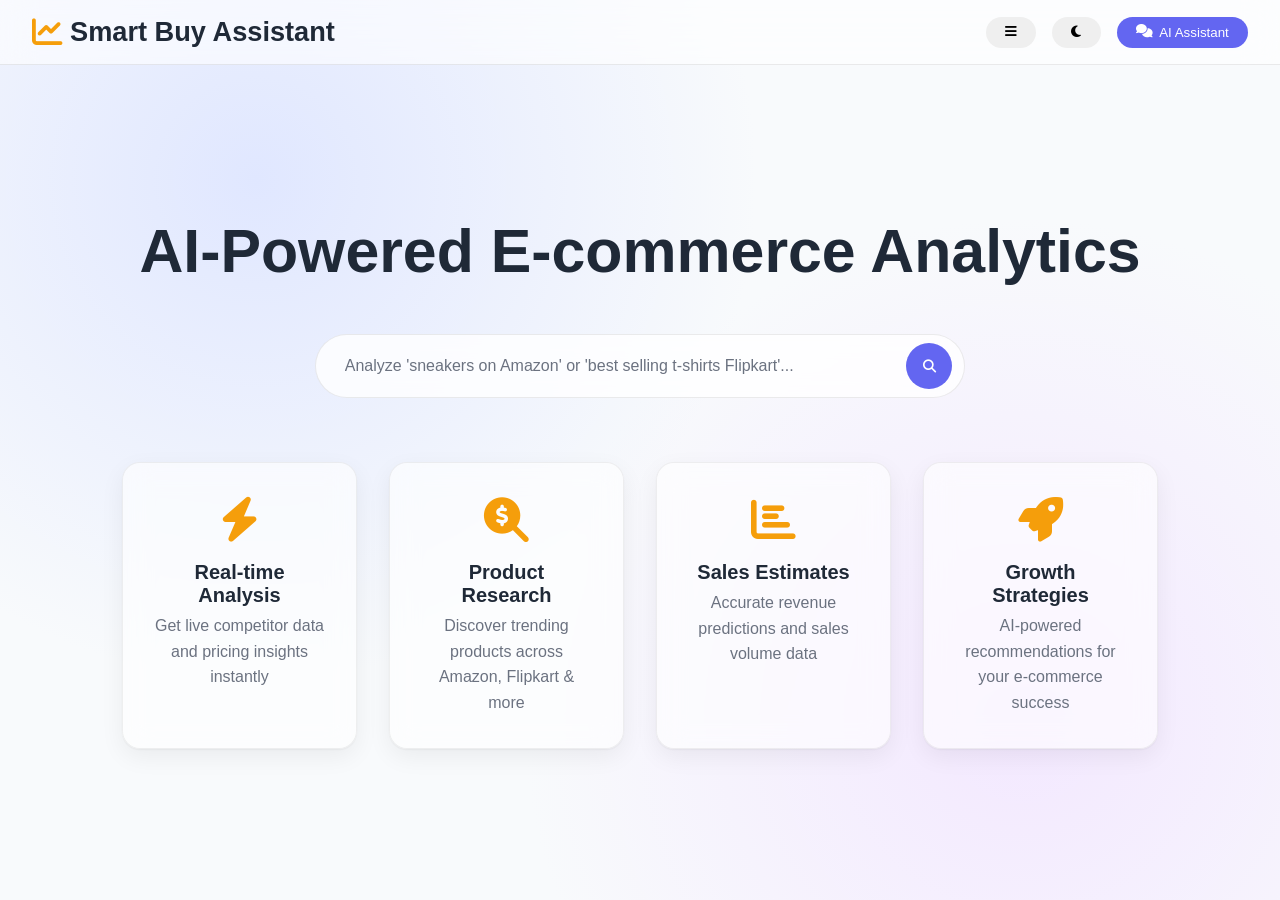
<file: index.html>
<!DOCTYPE html>
<html lang="en">
<head>
    <meta charset="UTF-8">
    <meta name="viewport" content="width=device-width, initial-scale=1.0">
    <title>Smart Buy Assistant</title>
    <link href="https://cdnjs.cloudflare.com/ajax/libs/font-awesome/6.4.0/css/all.min.css" rel="stylesheet">
    <link rel="stylesheet" href="style.css">
</head>

<body>

    <!-- SIDEBAR -->
    <aside class="sidebar" id="sidebar">
        <div class="sidebar-logo">
            <i class="fas fa-store"></i>
            Dashboard
        </div>

        <ul class="sidebar-menu">
            <li><i class="fas fa-home"></i> Home</li>
            <li><i class="fas fa-chart-line"></i> Analytics</li>
            <li><i class="fas fa-box"></i> Products</li>
            <li><i class="fas fa-user"></i> Profile</li>
        </ul>
    </aside>

    <!-- BACKGROUND -->
    <div class="bg-glow glow1"></div>
    <div class="bg-glow glow2"></div>

    <!-- HEADER -->
    <header class="header">
        <div class="logo">
            <i class="fas fa-chart-line"></i>
            Smart Buy Assistant
        </div>

        <div class="header-actions">
            <!-- Sidebar Toggle -->
            <button class="btn" onclick="toggleSidebar()">
                <i class="fas fa-bars"></i>
            </button>

            <!-- Theme Toggle -->
            <button class="btn" onclick="toggleTheme()" id="themeToggle">
                <i class="fas fa-moon"></i>
            </button>

            <!-- AI Button -->
            <button class="btn btn-primary" onclick="toggleChat()">
                <i class="fas fa-comments"></i>
                AI Assistant
            </button>
        </div>
    </header>

    <!-- MAIN -->
    <main class="main-content">
        <div class="hero-section">
            <h1 class="hero-title">AI-Powered E-commerce Analytics</h1>
        </div>

        <div class="search-container">
            <input 
                type="text" 
                class="search-input" 
                placeholder="Analyze 'sneakers on Amazon' or 'best selling t-shirts Flipkart'..."
                id="searchInput"
                onkeypress="handleKeyPress(event)"
            >
            <button class="search-btn" onclick="performSearch()">
                <i class="fas fa-search"></i>
            </button>
        </div>

        <div class="features">
            <div class="feature-card">
                <div class="feature-icon">
                    <i class="fas fa-bolt"></i>
                </div>
                <div class="feature-title">Real-time Analysis</div>
                <div class="feature-desc">Get live competitor data and pricing insights instantly</div>
            </div>

            <div class="feature-card">
                <div class="feature-icon">
                    <i class="fas fa-search-dollar"></i>
                </div>
                <div class="feature-title">Product Research</div>
                <div class="feature-desc">Discover trending products across Amazon, Flipkart & more</div>
            </div>

            <div class="feature-card">
                <div class="feature-icon">
                    <i class="fas fa-chart-bar"></i>
                </div>
                <div class="feature-title">Sales Estimates</div>
                <div class="feature-desc">Accurate revenue predictions and sales volume data</div>
            </div>

            <div class="feature-card">
                <div class="feature-icon">
                    <i class="fas fa-rocket"></i>
                </div>
                <div class="feature-title">Growth Strategies</div>
                <div class="feature-desc">AI-powered recommendations for your e-commerce success</div>
            </div>
        </div>
    </main>

    <!-- JS -->
    <script>
function toggleSidebar(){
    const sidebar = document.getElementById("sidebar");
    sidebar.classList.toggle("active");
    document.body.classList.toggle("sidebar-open");
}

function toggleTheme(){
    document.body.classList.toggle("dark");

    const icon = document.querySelector("#themeToggle i");
    icon.classList.toggle("fa-moon");
    icon.classList.toggle("fa-sun");
}

function toggleChat(){
    alert("AI Assistant coming soon 🚀");
}

/* ✅ FIXED OUTSIDE CLICK LOGIC */
document.addEventListener("click", function(e){
    const sidebar = document.getElementById("sidebar");
    const menuBtn = document.querySelector(".fa-bars");

    if(
        sidebar.classList.contains("active") &&
        !sidebar.contains(e.target) &&
        !menuBtn.contains(e.target)   // 👈 ONLY ignore sidebar button
    ){
        sidebar.classList.remove("active");
        document.body.classList.remove("sidebar-open");
    }
});

/* close on menu click */
document.querySelectorAll(".sidebar-menu li").forEach(item=>{
    item.addEventListener("click", ()=>{
        document.getElementById("sidebar").classList.remove("active");
        document.body.classList.remove("sidebar-open");
    });
});
</script>
</body>
</html>
</file>
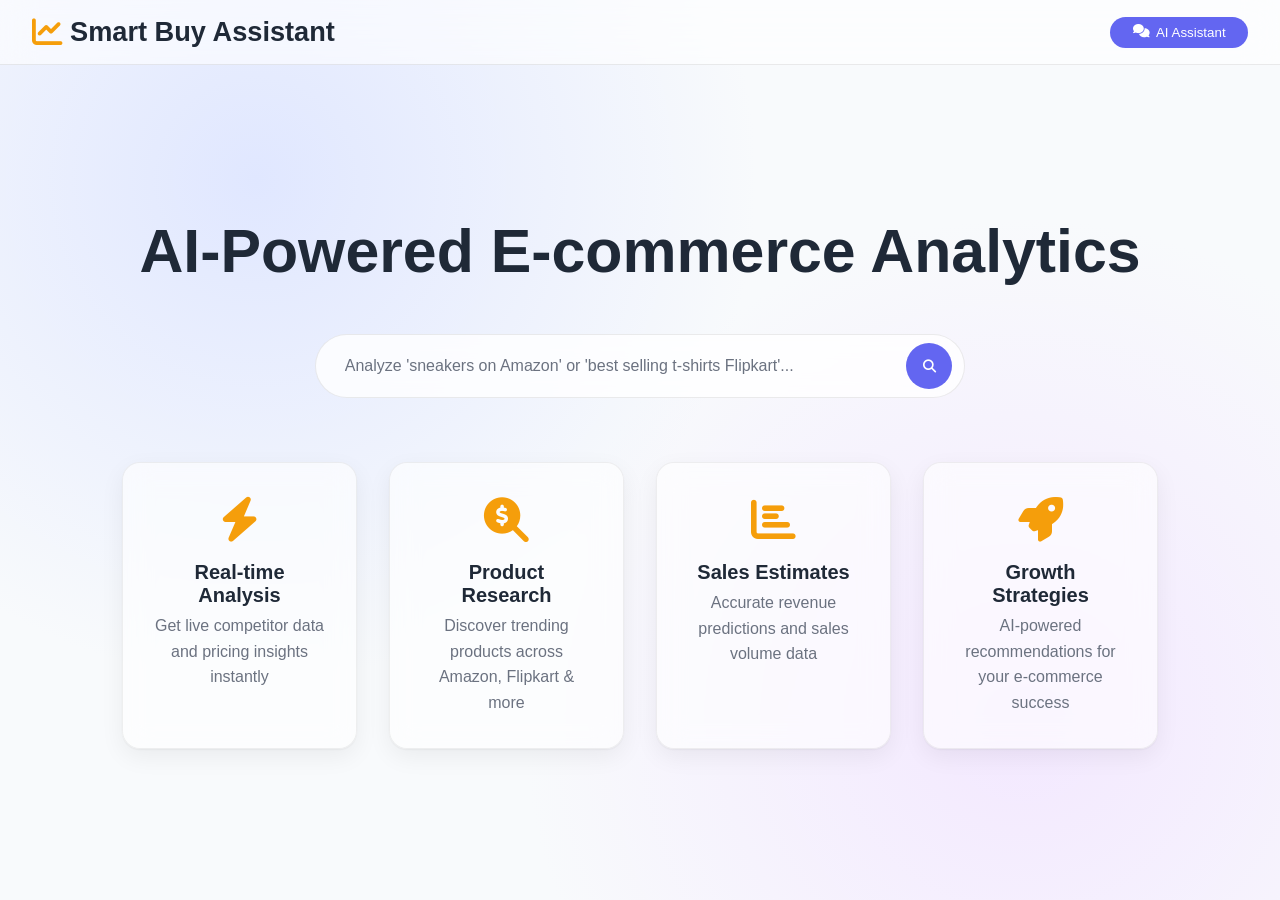
<file: UI/index.html>
<!DOCTYPE html>
<html lang="en">
<head>
    <meta charset="UTF-8">
    <meta name="viewport" content="width=device-width, initial-scale=1.0">
    <title>Smart Buy Assistant</title>
    <link href="https://cdnjs.cloudflare.com/ajax/libs/font-awesome/6.4.0/css/all.min.css" rel="stylesheet">
    <link rel="stylesheet" href="style.css">
</head>
<body>
    <div class="bg-glow glow1"></div>
    <div class="bg-glow glow2"></div>
    <header class="header">
        <div class="logo">
            <i class="fas fa-chart-line"></i>
            Smart Buy Assistant
        </div>
        <div class="header-actions">
            <button class="btn btn-primary" onclick="toggleChat()">
                <i class="fas fa-comments"></i>
                AI Assistant
            </button>
        </div>
    </header>

    <main class="main-content">
        <div class="hero-section">
            <h1 class="hero-title">AI-Powered E-commerce Analytics</h1>
        </div>

        <div class="search-container">
            <input 
                type="text" 
                class="search-input" 
                placeholder="Analyze 'sneakers on Amazon' or 'best selling t-shirts Flipkart'..."
                id="searchInput"
                onkeypress="handleKeyPress(event)"
            >
            <button class="search-btn" onclick="performSearch()">
                <i class="fas fa-search"></i>
            </button>
        </div>

        <div class="features">
            <div class="feature-card">
                <div class="feature-icon">
                    <i class="fas fa-bolt"></i>
                </div>
                <div class="feature-title">Real-time Analysis</div>
                <div class="feature-desc">Get live competitor data and pricing insights instantly</div>
            </div>
            <div class="feature-card">
                <div class="feature-icon">
                    <i class="fas fa-search-dollar"></i>
                </div>
                <div class="feature-title">Product Research</div>
                <div class="feature-desc">Discover trending products across Amazon, Flipkart & more</div>
            </div>
            <div class="feature-card">
                <div class="feature-icon">
                    <i class="fas fa-chart-bar"></i>
                </div>
                <div class="feature-title">Sales Estimates</div>
                <div class="feature-desc">Accurate revenue predictions and sales volume data</div>
            </div>
            <div class="feature-card">
                <div class="feature-icon">
                    <i class="fas fa-rocket"></i>
                </div>
                <div class="feature-title">Growth Strategies</div>
                <div class="feature-desc">AI-powered recommendations for your e-commerce success</div>
            </div>
        </div>
    </main>
</body>
</html>
</file>
<file: style.css>
:root{
    --accent:#6366f1;
    --accent-light:#818cf8;
    --gold:#f59e0b;
    --glass:rgba(255,255,255,0.6);
    --glass-strong:rgba(255,255,255,0.8);
    --border:rgba(0,0,0,0.08);
    --text:#1f2937;
    --text-light:#6b7280;
    --radius:18px;
}

*{
    margin:0;
    padding:0;
    box-sizing:border-box;
}

body{
    font-family:-apple-system,BlinkMacSystemFont,'Segoe UI',Roboto,sans-serif;
    min-height:100vh;
    display:flex;
    flex-direction:column;
    transition:background 0.3s ease, color 0.3s ease;
    background:
    radial-gradient(circle at 20% 20%, #e0e7ff 0%, transparent 40%),
    radial-gradient(circle at 80% 80%, #f3e8ff 0%, transparent 40%),
    #f8fafc;
}

/* 🌙 DARK MODE */
body.dark{
    --glass:rgba(30,30,30,0.6);
    --glass-strong:rgba(30,30,30,0.85);
    --border:rgba(255,255,255,0.08);
    --text:#f9fafb;
    --text-light:#9ca3af;
    background:#0f172a;
}

/* HEADER */
.header{
    background:var(--glass);
    backdrop-filter:blur(16px);
    padding:1rem 2rem;
    display:flex;
    justify-content:space-between;
    align-items:center;
    border-bottom:1px solid var(--border);
    z-index:10;
}

.logo{
    font-size:1.7rem;
    font-weight:700;
    display:flex;
    align-items:center;
    gap:.5rem;
    color:var(--text);
}

.logo i{
    font-size:1.9rem;
    color:var(--gold);
}

.header-actions{
    display:flex;
    gap:1rem;
}

/* BUTTONS */
.btn{
    padding:.5rem 1.2rem;
    border:none;
    border-radius:30px;
    font-weight:500;
    cursor:pointer;
    display:flex;
    align-items:center;
    gap:.4rem;
    transition:.25s ease;
}

.btn:active{
    transform:scale(0.95);
}

.btn-primary{
    background:var(--accent);
    color:white;
}

.btn-primary:hover{
    background:var(--accent-light);
    transform:translateY(-2px);
}

/* MAIN */
.main-content{
    flex:1;
    display:flex;
    flex-direction:column;
    align-items:center;
    justify-content:center;
    padding:2rem;
    max-width:1100px;
    margin:auto;
    width:100%;
    transition:margin-left 0.3s ease;
}

/* shift when sidebar opens */
.main-content.shift{
    margin-left:260px;
}

/* HERO */
.hero-section{
    text-align:center;
    margin-bottom:3rem;
}

.hero-title{
    font-size:clamp(2.5rem,5vw,3.8rem);
    font-weight:600;
    color:var(--text);
}

/* SEARCH */
.search-container{
    position:relative;
    max-width:650px;
    width:100%;
}

.search-input{
    width:100%;
    height:64px;
    padding:1.2rem 5rem 1.2rem 1.8rem;
    border:1px solid var(--border);
    border-radius:40px;
    background:var(--glass-strong);
    backdrop-filter:blur(10px);
    color:var(--text);
    font-size:1rem;
    outline:none;
    transition:.25s;
}

.search-input::placeholder{
    color:var(--text-light);
}

.search-input:focus{
    border-color:var(--accent);
    box-shadow:0 0 0 3px rgba(99,102,241,0.15);
}

.search-btn{
    position:absolute;
    right:.8rem;
    top:50%;
    transform:translateY(-50%);
    background:var(--accent);
    border:none;
    border-radius:50%;
    width:46px;
    height:46px;
    cursor:pointer;
    display:flex;
    align-items:center;
    justify-content:center;
    transition:.25s ease;
}

.search-btn:hover{
    transform:translateY(-50%) scale(1.08);
    background:var(--accent-light);
}

.search-btn i{
    color:white;
}

/* FEATURES */
.features{
    display:grid;
    grid-template-columns:repeat(auto-fit,minmax(235px,1fr));
    gap:2rem;
    margin-top:4rem;
    width:100%;
}

.feature-card{
    background:rgba(255,255,255,0.6);
    backdrop-filter:blur(14px);
    border-radius:18px;
    padding:2rem;
    text-align:center;
    border:1px solid rgba(0,0,0,0.06);
    transition:all .25s ease;
    box-shadow:
    0 1px 2px rgba(0,0,0,0.05),
    0 8px 24px rgba(0,0,0,0.06);
}

.feature-card:hover{
    transform:translateY(-6px);
    box-shadow:
    0 4px 12px rgba(0,0,0,0.08),
    0 20px 40px rgba(0,0,0,0.12);
}

.feature-icon{
    font-size:2.8rem;
    color:#f59e0b;
    margin-bottom:.9rem;
    transition:transform .25s ease;
}

.feature-card:hover .feature-icon{
    transform:scale(1.08);
}

.feature-title{
    font-size:1.25rem;
    font-weight:600;
    margin-bottom:.4rem;
    color:var(--text);
}

.feature-desc{
    color:var(--text-light);
    line-height:1.6;
}

/* 📌 SIDEBAR */
.sidebar{
    position:fixed;
    top:0;
    left:-260px;
    width:260px;
    height:100vh;
    background:var(--glass);
    backdrop-filter:blur(16px);
    border-right:1px solid var(--border);
    padding:1.5rem;
    transition:all 0.3s ease;
    z-index:9999;
}

.sidebar.active{
    left:0;
}

.sidebar-logo{
    font-size:1.5rem;
    font-weight:600;
    margin-bottom:2rem;
    color:var(--text);
}

.sidebar-menu{
    list-style:none;
}

.sidebar-menu li{
    padding:0.8rem 0;
    cursor:pointer;
    display:flex;
    gap:10px;
    align-items:center;
    color:var(--text);
    transition:0.2s;
}

.sidebar-menu li:hover{
    color:var(--accent);
}

/* overlay when sidebar open */
body.sidebar-open::after{
    content:'';
    position:fixed;
    inset:0;
    background:rgba(0,0,0,0.3);
    z-index:999;
}
</file>
<file: UI/style.css>
:root{
    --accent:#6366f1;
    --accent-light:#818cf8;
    --gold:#f59e0b;
    --glass:rgba(255,255,255,0.6);
    --glass-strong:rgba(255,255,255,0.8);
    --border:rgba(0,0,0,0.08);
    --text:#1f2937;
    --text-light:#6b7280;
    --radius:18px;
}

*{
    margin:0;
    padding:0;
    box-sizing:border-box;
}

body{
    font-family:-apple-system,BlinkMacSystemFont,'Segoe UI',Roboto,sans-serif;
    min-height:100vh;
    display:flex;
    flex-direction:column;
    background:
    radial-gradient(circle at 20% 20%, #e0e7ff 0%, transparent 40%),
    radial-gradient(circle at 80% 80%, #f3e8ff 0%, transparent 40%),
    #f8fafc;
}

.header{
    background:var(--glass);
    backdrop-filter:blur(16px);
    padding:1rem 2rem;
    display:flex;
    justify-content:space-between;
    align-items:center;
    border-bottom:1px solid var(--border);
}

.logo{
    font-size:1.7rem;
    font-weight:700;
    display:flex;
    align-items:center;
    gap:.5rem;
    color:var(--text);
}

.logo i{
    font-size:1.9rem;
    color:var(--gold);
}

.header-actions{
    display:flex;
    gap:1rem;
}

.btn{
    padding:.5rem 1.4rem;
    border:none;
    border-radius:30px;
    font-weight:500;
    cursor:pointer;
    display:flex;
    align-items:center;
    gap:.4rem;
    transition:.25s ease;
}

.btn-primary{
    background:var(--accent);
    color:white;
}

.btn-primary:hover{
    background:var(--accent-light);
    transform:translateY(-2px);
}

.main-content{
    flex:1;
    display:flex;
    flex-direction:column;
    align-items:center;
    justify-content:center;
    padding:2rem;
    max-width:1100px;
    margin:auto;
    width:100%;
}

.hero-section{
    text-align:center;
    margin-bottom:3rem;
}

.hero-title{
    font-size:clamp(2.5rem,5vw,3.8rem);
    font-weight:600;
    color:var(--text);
}

.search-container{
    position:relative;
    max-width:650px;
    width:100%;
}

.search-input{
    width:100%;
    height:64px;
    padding:1.2rem 5rem 1.2rem 1.8rem;
    border:1px solid var(--border);
    border-radius:40px;
    background:var(--glass-strong);
    backdrop-filter:blur(10px);
    color:var(--text);
    font-size:1rem;
    outline:none;
    transition:.25s;
}

.search-input::placeholder{
    color:var(--text-light);
}

.search-input:focus{
    border-color:var(--accent);
    box-shadow:0 0 0 3px rgba(99,102,241,0.15);
}

.search-btn{
    position:absolute;
    right:.8rem;
    top:50%;
    transform:translateY(-50%);
    background:var(--accent);
    border:none;
    border-radius:50%;
    width:46px;
    height:46px;
    cursor:pointer;
    display:flex;
    align-items:center;
    justify-content:center;
    transition:.25s ease;
}

.search-btn:hover{
    transform:translateY(-50%) scale(1.08);
    background:var(--accent-light);
}

.search-btn i{
    color:white;
}

.features{
    display:grid;
    grid-template-columns:repeat(auto-fit,minmax(235px,1fr));
    gap:2rem;
    margin-top:4rem;
    width:100%;
}

.feature-card{
    background:rgba(255,255,255,0.6);
    backdrop-filter:blur(14px);
    border-radius:18px;
    padding:2rem;
    text-align:center;
    border:1px solid rgba(0,0,0,0.06);
    transition:all .25s ease;

    box-shadow:
    0 1px 2px rgba(0,0,0,0.05),
    0 8px 24px rgba(0,0,0,0.06);
}

.feature-card:hover{
    transform:translateY(-6px);
    box-shadow:
    0 4px 12px rgba(0,0,0,0.08),
    0 20px 40px rgba(0,0,0,0.12);
}

.feature-card:hover .feature-icon{
    transform:scale(1.08);
}

.feature-icon{
    font-size:2.8rem;
    color:#f59e0b;
    margin-bottom:.9rem;
    transition:transform .25s ease;
}

.feature-title{
    font-size:1.25rem;
    font-weight:600;
    margin-bottom:.4rem;
    color:var(--text);
}

.feature-desc{
    color:var(--text-light);
    line-height:1.6;
}
</file>
